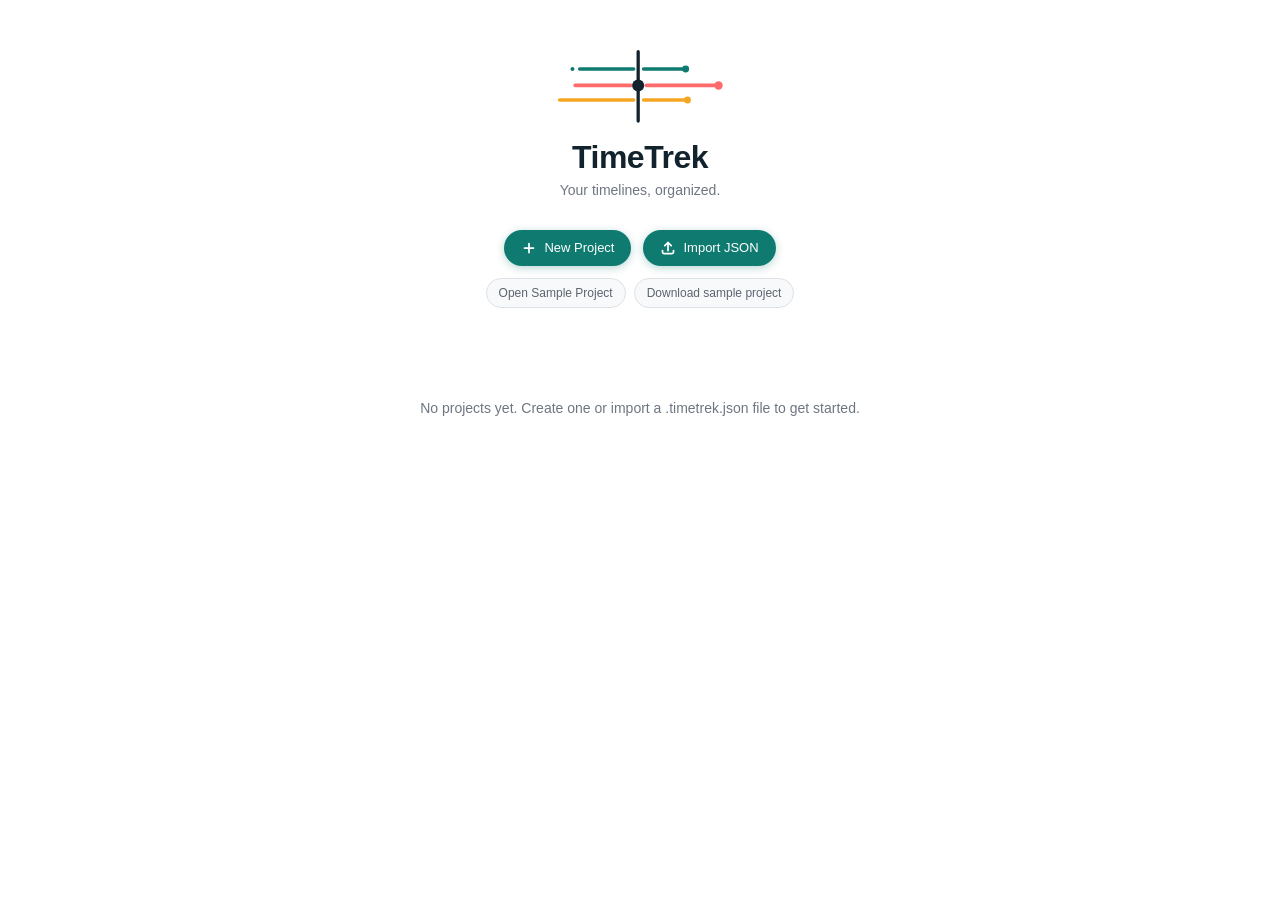
<file: index.html>
<!DOCTYPE html>
<html lang="en">
<head>
    <meta charset="UTF-8">
    <meta name="viewport" content="width=device-width, initial-scale=1.0">
    <title>TimeTrek - Projects</title>
    <link rel="icon" href="favicon.svg" type="image/svg+xml">
    <link rel="stylesheet" href="style.css?v=26">
</head>
<body class="projects-page">
    <div class="projects-container">
        <header class="projects-header">
            <!-- Decorative: the <h1> below carries the accessible name -->
            <svg class="logo-mark" viewBox="0 0 92 42" aria-hidden="true" focusable="false">
                <g fill="none" stroke-linecap="round" stroke-width="2">
                    <line x1="45" y1="2" x2="45" y2="40" stroke="var(--color-ink)" stroke-width="1.8"/>
                    <line x1="13" y1="11.5" x2="42.5" y2="11.5" stroke="var(--color-secondary)"/>
                    <line x1="48" y1="11.5" x2="70" y2="11.5" stroke="var(--color-secondary)"/>
                    <line x1="10.5" y1="20.5" x2="41" y2="20.5" stroke="var(--color-brand)"/>
                    <line x1="49.5" y1="20.5" x2="88" y2="20.5" stroke="var(--color-brand)"/>
                    <line x1="2" y1="28.5" x2="42.5" y2="28.5" stroke="var(--color-amber)"/>
                    <line x1="48" y1="28.5" x2="70.5" y2="28.5" stroke="var(--color-amber)"/>
                </g>
                <g stroke="none">
                    <circle cx="9" cy="11.5" r="1.1" fill="var(--color-secondary)"/>
                    <circle cx="71" cy="11.5" r="1.9" fill="var(--color-secondary)"/>
                    <circle cx="89" cy="20.5" r="2.3" fill="var(--color-brand)"/>
                    <circle cx="72" cy="28.5" r="1.9" fill="var(--color-amber)"/>
                    <circle cx="45" cy="20.5" r="3.3" fill="var(--color-ink)"/>
                </g>
            </svg>
            <h1 class="projects-title">TimeTrek</h1>
            <p class="projects-subtitle">Your timelines, organized.</p>
        </header>

        <div class="projects-actions">
            <button id="new-project-btn" class="btn btn--secondary">
                <svg class="btn-icon" viewBox="0 0 16 16" aria-hidden="true" focusable="false">
                    <path d="M8 3.5v9M3.5 8h9"/>
                </svg>
                New Project
            </button>
            <button id="import-project-btn" class="btn btn--secondary">
                <svg class="btn-icon" viewBox="0 0 16 16" aria-hidden="true" focusable="false">
                    <path d="M8 10.5V2.5"/>
                    <path d="M4.8 5.7 8 2.5l3.2 3.2"/>
                    <path d="M2.5 10.5V12a1.5 1.5 0 0 0 1.5 1.5h8a1.5 1.5 0 0 0 1.5-1.5v-1.5"/>
                </svg>
                Import JSON
            </button>
            <input type="file" id="json-import" accept=".json" style="display: none;">
        </div>

        <div class="projects-sample-actions">
            <button id="open-sample-btn" class="btn btn--quiet btn--sm">Open Sample Project</button>
            <button id="download-sample-btn" class="btn btn--quiet btn--sm">Download sample project</button>
        </div>

        <div id="project-grid" class="project-grid"></div>

        <div id="empty-state" class="projects-empty" style="display: none;">
            <p>No projects yet. Create one or import a .timetrek.json file to get started.</p>
        </div>
    </div>

    <!-- New Project Modal -->
    <div id="new-project-modal" class="edit-modal">
        <div class="edit-modal-content">
            <h3 class="edit-modal-title">New Project</h3>
            <label class="edit-label">Project Name
                <input type="text" id="new-project-name" class="edit-input" placeholder="My Timeline">
            </label>
            <label class="edit-label">Description (optional)
                <textarea id="new-project-desc" class="edit-input edit-textarea" rows="2" placeholder="A brief description..."></textarea>
            </label>
            <div class="edit-modal-buttons">
                <button id="new-project-cancel" class="edit-btn edit-btn-cancel">Cancel</button>
                <button id="new-project-create" class="edit-btn edit-btn-save">Create</button>
            </div>
        </div>
    </div>

    <script type="module" src="js/projects-main.js"></script>
</body>
</html>
</file>
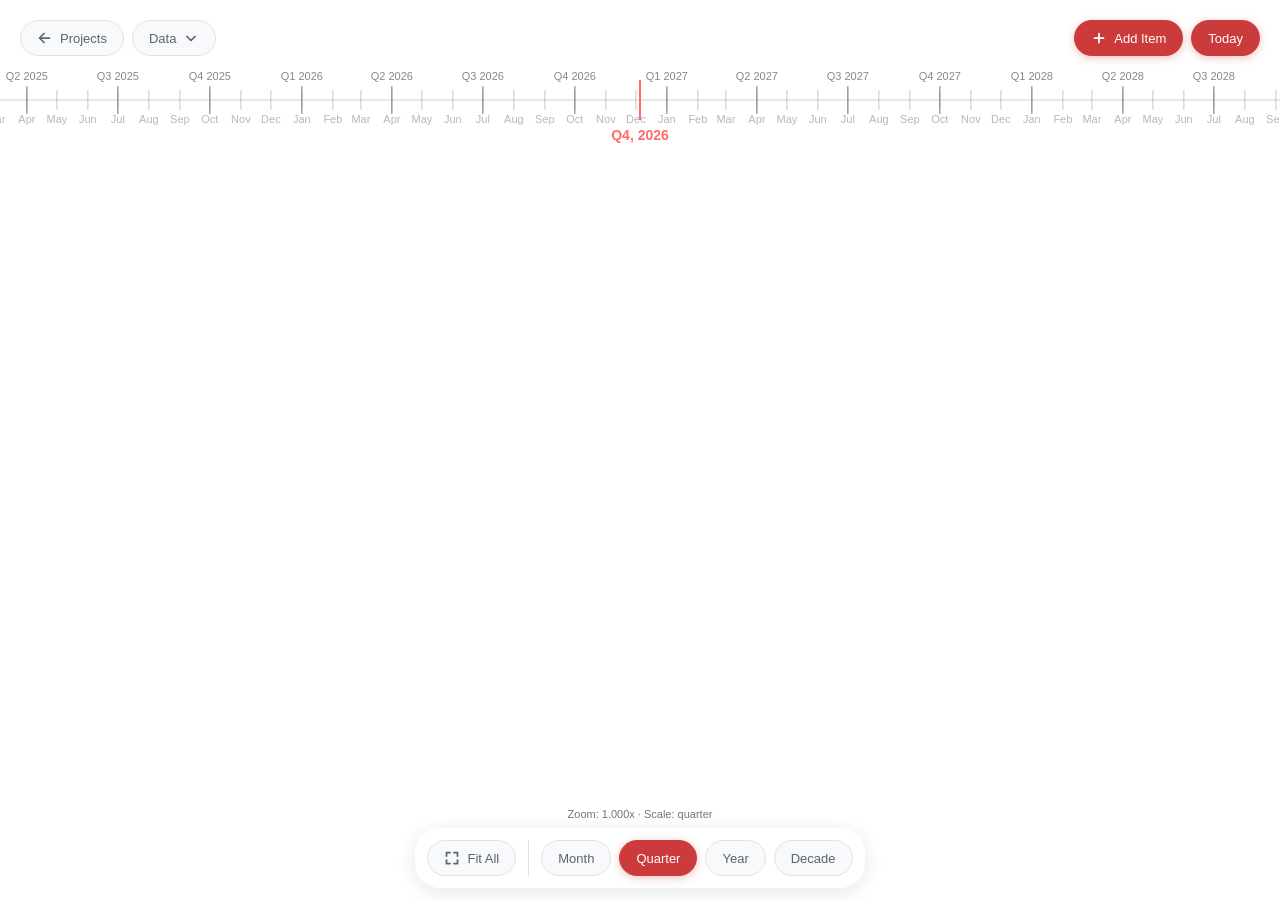
<file: timeline.html>
<!DOCTYPE html>
<html lang="en">
<head>
    <meta charset="UTF-8">
    <meta name="viewport" content="width=device-width, initial-scale=1.0">
    <title>TimeTrek - Interactive Timeline</title>
    <link rel="icon" href="favicon.svg" type="image/svg+xml">
    <link rel="stylesheet" href="style.css?v=26">
</head>
<body class="timeline-page">
    <div class="container">
        <canvas id="timeline-canvas"></canvas>
        <div id="timeline-items" class="tl-items"></div>

        <input type="file" id="csv-upload" accept=".csv" style="display: none;">
        <input type="file" id="json-upload" accept=".json" style="display: none;">

        <div class="top-controls top-controls--left">
            <a href="index.html" id="back-btn" class="btn btn--quiet">
                <svg class="btn-icon" viewBox="0 0 16 16" aria-hidden="true" focusable="false">
                    <path d="M12.5 8h-9"/>
                    <path d="M7 3.5 2.5 8 7 12.5"/>
                </svg>
                Projects
            </a>
            <div class="data-menu" id="data-menu">
                <button id="data-menu-btn" class="btn btn--quiet"
                        aria-haspopup="true" aria-expanded="false" aria-controls="data-menu-panel">
                    Data
                    <svg class="btn-icon" viewBox="0 0 16 16" aria-hidden="true" focusable="false">
                        <path d="M4 6.5 8 10.5l4-4"/>
                    </svg>
                </button>
                <div class="menu data-menu-panel" id="data-menu-panel" role="menu">
                    <button id="upload-btn" class="menu-item" role="menuitem">Import CSV</button>
                    <button id="import-json-btn" class="menu-item" role="menuitem">Import JSON</button>
                    <button id="export-btn" class="menu-item" role="menuitem">Export JSON</button>
                    <button id="sample-data-btn" class="menu-item" role="menuitem">Load Sample Data</button>
                    <hr class="menu-separator">
                    <button id="clear-data-btn" class="menu-item menu-item--danger" role="menuitem">Clear Data</button>
                </div>
            </div>
        </div>

        <div class="top-controls top-controls--right">
            <button id="add-item-btn" class="btn btn--primary">
                <svg class="btn-icon" viewBox="0 0 16 16" aria-hidden="true" focusable="false">
                    <path d="M8 3.5v9M3.5 8h9"/>
                </svg>
                Add Item
            </button>
            <button id="today-btn" class="btn btn--primary">Today</button>
        </div>

        <div class="menu item-menu" id="item-menu" role="menu" hidden>
            <button class="menu-item" role="menuitem" data-item-action="edit">Edit</button>
            <button class="menu-item" role="menuitem" data-item-action="fit">Zoom to fit</button>
            <button class="menu-item" role="menuitem" data-item-action="expand">Open all children</button>
        </div>

        <p class="timeline-readout" id="timeline-readout"></p>

        <div class="scale-controls">
            <button id="fit-btn" class="btn btn--quiet">
                <svg class="btn-icon" viewBox="0 0 16 16" aria-hidden="true" focusable="false">
                    <path d="M6 2.5H2.5V6"/>
                    <path d="M10 2.5h3.5V6"/>
                    <path d="M6 13.5H2.5V10"/>
                    <path d="M10 13.5h3.5V10"/>
                </svg>
                Fit All
            </button>
            <span class="scale-divider" aria-hidden="true"></span>
            <button class="btn btn--quiet" data-scale="hour">Hour</button>
            <button class="btn btn--quiet" data-scale="day">Day</button>
            <button class="btn btn--quiet" data-scale="week">Week</button>
            <button class="btn btn--quiet" data-scale="month">Month</button>
            <button class="btn btn--quiet" data-scale="quarter">Quarter</button>
            <button class="btn btn--quiet" data-scale="year">Year</button>
            <button class="btn btn--quiet" data-scale="decade">Decade</button>
            <button class="btn btn--quiet" data-scale="century">Century</button>
            <button class="btn btn--quiet" data-scale="millennium">Millennium</button>
            <button class="btn btn--quiet" data-scale="ten-thousand">10K Years</button>
            <button class="btn btn--quiet" data-scale="hundred-thousand">100K Years</button>
            <button class="btn btn--quiet" data-scale="million">Million Years</button>
            <button class="btn btn--quiet" data-scale="ten-million">10M Years</button>
            <button class="btn btn--quiet" data-scale="hundred-million">100M Years</button>
            <button class="btn btn--quiet" data-scale="billion">Billion Years</button>
        </div>
    </div>

    <!-- Edit / Add Modal -->
    <div id="edit-modal" class="edit-modal">
        <div class="edit-modal-content">
            <h3 class="edit-modal-title" id="edit-modal-title">Edit Item</h3>
            <label class="edit-label">Name
                <input type="text" id="edit-name" class="edit-input">
            </label>
            <div class="edit-label">Type
                <div class="segmented" id="edit-type" role="radiogroup" aria-label="Type">
                    <input class="segmented-input" type="radio" name="edit-item-type"
                           id="edit-type-duration" value="duration">
                    <label class="segmented-option" for="edit-type-duration">Duration</label>
                    <input class="segmented-input" type="radio" name="edit-item-type"
                           id="edit-type-event" value="event">
                    <label class="segmented-option" for="edit-type-event">Event</label>
                </div>
            </div>
            <label class="edit-label">Parent
                <select id="edit-parent" class="edit-input"></select>
            </label>
            <label class="edit-label">Precision
                <select id="edit-precision" class="edit-input">
                    <option value="year">Year</option>
                    <option value="month">Month</option>
                    <option value="day">Day</option>
                    <option value="datetime">Date &amp; time</option>
                </select>
            </label>
            <p class="edit-hint" id="edit-date-hint" hidden></p>
            <label class="edit-label">Start Date
                <input type="date" id="edit-start" class="edit-input">
            </label>
            <div id="edit-end-group">
                <label class="edit-label">End Date
                    <input type="date" id="edit-end" class="edit-input">
                </label>
            </div>
            <label class="edit-label">Notes
                <textarea id="edit-notes" class="edit-input edit-textarea" rows="2"></textarea>
            </label>

            <p class="edit-error" id="edit-error" role="alert" hidden></p>

            <div class="edit-modal-buttons" id="edit-main-buttons">
                <button id="edit-delete-btn" class="edit-btn edit-btn-danger-text">Delete</button>
                <span class="edit-buttons-spacer"></span>
                <button id="edit-cancel-btn" class="edit-btn edit-btn-cancel">Cancel</button>
                <button id="edit-save-btn" class="edit-btn edit-btn-save">Save</button>
            </div>

            <div class="edit-delete-confirm" id="edit-delete-confirm" hidden>
                <p class="edit-delete-warning" id="edit-delete-warning"></p>
                <label class="edit-check" id="edit-delete-children-row" hidden>
                    <input type="checkbox" id="edit-delete-children">
                    <span id="edit-delete-children-text"></span>
                </label>
                <div class="edit-modal-buttons">
                    <button id="edit-delete-cancel" class="edit-btn edit-btn-cancel">Cancel</button>
                    <button id="edit-delete-confirm-btn" class="edit-btn edit-btn-danger">Delete</button>
                </div>
            </div>
        </div>
    </div>

    <script type="module" src="js/main.js"></script>
</body>
</html>
</file>
<file: style.css>
:root {
    /* Brand — display type, logo and timeline accents */
    --color-brand: #FF6B6B;
    --color-ink: #12232E;             /* logo wordmark + "today" line */
    --color-amber: #F5A623;           /* logo third track */

    /* Button fills — darker than the brand so white labels clear WCAG AA */
    --color-primary: #CC3B3B;         /* 4.93:1 with white */
    --color-primary-hover: #B93030;
    --color-secondary: #0F7A70;       /* 5.20:1 with white */
    --color-secondary-hover: #0C635B;

    /* Text — all AA on white */
    --color-text: #333;
    --color-text-muted: #5C6470;      /* 5.98:1 */
    --color-text-subtle: #6E7681;     /* 4.59:1 */
    --color-text-on-fill: #fff;

    /* Surfaces */
    --color-surface: #fff;
    --color-surface-sunken: #f8f9fa;
    --color-surface-muted: #f1f3f5;
    --color-surface-hover: #e9ecef;
    --color-border: #dee2e6;
    --color-border-subtle: #eee;

    /* Danger */
    --color-danger: #C0392B;          /* 5.44:1 */
    --color-danger-surface: #ffe0e0;

    /* Focus */
    --color-focus: #CC3B3B;

    /* Timeline item colours, cycled by nesting depth. These previously lived as two
       hardcoded arrays inside TimelineRenderer.js, where CSS couldn't reach them.
       Bars carry them as an outline over a shared fill; event dots use them solid. */
    --level-fill: #F1F3F5;
    --level-0: #FF6B6B;
    --level-1: #4ECDC4;
    --level-2: #45B7D1;
    --level-3: #96CEB4;
    --level-4: #FFEAA7;
    --level-5: #DDA0DD;

    --event-0: #D63031;
    --event-1: #00B894;
    --event-2: #0984E3;
    --event-3: #6C5CE7;
    --event-4: #FDCB6E;
    --event-5: #E84393;

    --font-sans: -apple-system, BlinkMacSystemFont, 'Segoe UI', Roboto, Oxygen, Ubuntu, Cantarell, sans-serif;
}

* {
    margin: 0;
    padding: 0;
    box-sizing: border-box;
}

body {
    background-color: var(--color-surface);
    font-family: var(--font-sans);
}

body.timeline-page {
    overflow: hidden;
}

body.projects-page {
    overflow: auto;
}

:focus-visible {
    outline: 2px solid var(--color-focus);
    outline-offset: 2px;
}

.container {
    width: 100vw;
    height: 100vh;
    display: flex;
    justify-content: center;
    align-items: center;
    position: relative;
}

#timeline-canvas {
    cursor: grab;
}

#timeline-canvas:active {
    cursor: grabbing;
}

/* ── Button ────────────────────────────────────────────────────────────────
   Every button in the app is this component. Metrics live here, once —
   previously each button set its own padding, radius, font size and icon
   size, which is how four different button shapes ended up side by side. */

.btn {
    display: inline-flex;
    align-items: center;
    justify-content: center;
    gap: 7px;
    height: 36px;
    padding: 0 16px;
    border: 1px solid transparent;   /* filled variants keep the same box as outlined */
    border-radius: 18px;             /* half the height: a pill */
    background: none;
    font-family: var(--font-sans);
    font-size: 13px;
    font-weight: 500;
    line-height: 1;
    white-space: nowrap;
    text-decoration: none;           /* the back button is an <a> */
    cursor: pointer;
    transition: background-color 0.2s ease, color 0.2s ease,
                box-shadow 0.2s ease, transform 0.2s ease;
}

.btn-icon {
    width: 16px;
    height: 16px;
    flex: none;
    fill: none;
    stroke: currentColor;
    stroke-width: 1.75;
    stroke-linecap: round;
    stroke-linejoin: round;
}

.btn--sm {
    height: 30px;
    padding: 0 12px;
    border-radius: 15px;
    font-size: 12px;
}

.btn--sm .btn-icon {
    width: 14px;
    height: 14px;
}

.btn--primary {
    background-color: var(--color-primary);
    color: var(--color-text-on-fill);
    box-shadow: 0 2px 8px rgba(204, 59, 59, 0.3);
}

.btn--primary:hover {
    background-color: var(--color-primary-hover);
    transform: translateY(-1px);
    box-shadow: 0 4px 12px rgba(204, 59, 59, 0.4);
}

.btn--secondary {
    background-color: var(--color-secondary);
    color: var(--color-text-on-fill);
    box-shadow: 0 2px 8px rgba(15, 122, 112, 0.3);
}

.btn--secondary:hover {
    background-color: var(--color-secondary-hover);
    transform: translateY(-1px);
    box-shadow: 0 4px 12px rgba(15, 122, 112, 0.4);
}

.btn--quiet {
    background-color: var(--color-surface-sunken);
    border-color: var(--color-border);
    color: var(--color-text-muted);
}

.btn--quiet:hover {
    background-color: var(--color-surface-hover);
    color: var(--color-text);
    transform: translateY(-1px);
    box-shadow: 0 2px 8px rgba(0, 0, 0, 0.1);
}

/* The selected scale — quiet buttons form a selector where one is always on */
.btn--quiet.active {
    background-color: var(--color-primary);
    border-color: var(--color-primary);
    color: var(--color-text-on-fill);
    box-shadow: 0 2px 8px rgba(204, 59, 59, 0.3);
}

.btn:active {
    transform: translateY(0);
}

/* An author display value beats the [hidden] attribute's UA display:none, so the
   scale bar's hidden buttons would otherwise all stay on screen. */
.btn[hidden] {
    display: none;
}

/* ── Timeline items (DOM layer over the canvas) ────────────────────────────── */

/* The layer itself is transparent to the pointer, so gaps between items fall
   through to the canvas and dragging empty space still pans. Items opt back in. */
.tl-items {
    position: fixed;
    inset: 0;
    overflow: hidden;
    pointer-events: none;
    z-index: 1;
}

.tl-bar {
    position: absolute;
    top: 0;
    left: 0;
    overflow: hidden;       /* long names clip at the bar's edge */
    background-color: var(--level-fill);
    border: 1px solid var(--level-0);
    pointer-events: auto;
    cursor: pointer;
    will-change: transform, width;
}

.tl-bar[data-level="1"] { border-color: var(--level-1); }
.tl-bar[data-level="2"] { border-color: var(--level-2); }
.tl-bar[data-level="3"] { border-color: var(--level-3); }
.tl-bar[data-level="4"] { border-color: var(--level-4); }
.tl-bar[data-level="5"] { border-color: var(--level-5); }

/* A real <button>, so it needs the UA styles stripped */
.tl-chevron {
    position: absolute;
    top: 50%;
    width: 14px;
    height: 14px;
    margin-top: -7px;
    padding: 3px;
    background: none;
    border: none;
    color: var(--color-text);
    cursor: pointer;
    pointer-events: auto;
    transition: transform 0.15s ease;
}

.tl-chevron[data-state="none"] { display: none; }
.tl-chevron[data-state="expanded"] { transform: rotate(90deg); }

.tl-chevron svg { display: block; width: 8px; height: 8px; }

.tl-name {
    position: absolute;
    top: 50%;
    transform: translateY(-50%);
    font-size: 12px;
    color: var(--color-text);
    white-space: nowrap;
    pointer-events: none;
}

.tl-event {
    position: absolute;
    top: 0;
    left: 0;
    width: 8px;
    height: 8px;
    margin: -4px 0 0 -4px;   /* layout.x/y is the dot's centre */
    border-radius: 50%;
    background-color: var(--event-0);
    pointer-events: auto;
    cursor: pointer;
    will-change: transform;
}

/* Ties the dot up to its parent's underside — a dot alone doesn't say whose it is.
   Height comes from --tl-tie, set per frame; 0 when there's no parent to reach. */
.tl-event::before {
    content: '';
    position: absolute;
    bottom: 100%;            /* the dot's top edge */
    left: 50%;
    width: 1px;
    height: var(--tl-tie, 0);
    margin-left: -0.5px;
    background-color: var(--color-border);
}

.tl-event[data-level="1"] { background-color: var(--event-1); }
.tl-event[data-level="2"] { background-color: var(--event-2); }
.tl-event[data-level="3"] { background-color: var(--event-3); }
.tl-event[data-level="4"] { background-color: var(--event-4); }
.tl-event[data-level="5"] { background-color: var(--event-5); }

.tl-event-name {
    position: absolute;
    top: 50%;
    left: 12px;
    transform: translateY(-50%);
    padding: 0 2px;
    background-color: rgba(255, 255, 255, 0.9);
    font-size: 10px;
    line-height: 12px;
    color: var(--color-text);
    white-space: nowrap;
}

/* One pencil per item was a lot of permanent chrome, so it only shows on hover.
   Opacity rather than display:none, so it stays in the tab order — and it reappears
   on focus, or keyboard users could never reach an invisible control. */
.tl-pencil {
    position: absolute;
    top: 50%;
    width: 14px;
    height: 14px;
    margin-top: -7px;
    padding: 0;
    background: none;
    border: none;
    color: var(--color-text-subtle);
    opacity: 0;
    transition: opacity 0.12s ease;
    pointer-events: auto;
    cursor: pointer;
}

.tl-bar:hover .tl-pencil,
.tl-event:hover .tl-pencil,
.tl-pencil:focus-visible,
.tl-pencil[aria-expanded="true"] {
    opacity: 1;
}

/* Too narrow to hold both controls: the chevron wins, since expanding an item
   matters more than editing it and the pencil would sit right on top.
   pointer-events goes at all times, not just on hover — an opacity:0 element still
   swallows clicks, so the invisible pencil was eating the chevron's. */
.tl-pencil[data-cramped] {
    pointer-events: none;
}

.tl-bar:hover .tl-pencil[data-cramped] {
    opacity: 0;
}

.tl-pencil[data-cramped][aria-expanded="true"] {
    opacity: 1;
    pointer-events: auto;
}

/* Still reachable by keyboard, so a short bar is fiddly rather than uneditable */
.tl-bar .tl-pencil[data-cramped]:focus-visible {
    opacity: 1;
    pointer-events: auto;
}

.tl-pencil:hover { color: var(--color-text); }

/* A dot has no inside, so its pencil hangs off the left as before */
.tl-event .tl-pencil { left: -24px; }

.tl-pencil svg { display: block; width: 14px; height: 14px; }

/* Fixed, not absolute — .container is a flex parent that can exceed the viewport,
   and would otherwise lay these out as flex children in the middle of the screen. */
.top-controls {
    position: fixed;
    top: 20px;
    display: flex;
    align-items: flex-start;
    gap: 8px;
    z-index: 100;
}

.top-controls--left { left: 20px; }
.top-controls--right { right: 20px; }

/* One menu, moved to whichever item was clicked — 39 items would otherwise mean 39
   panels sitting in the DOM. Fixed rather than absolute: it has no relative parent. */
.item-menu {
    position: fixed;
    z-index: 200;
}

.item-menu[hidden] {
    display: none;
}

/* Sits above the scale bar without being inside it, so the bar's own layout is
   untouched. Its bottom offset tracks the bar's real height — see ItemsLayer's
   sibling in main.js — because the bar wraps to two rows on a narrow screen and a
   hardcoded offset would collide with it. */
.timeline-readout {
    position: fixed;
    left: 50%;
    transform: translateX(-50%);
    bottom: 80px;                 /* replaced at runtime once the bar is measured */
    margin: 0;
    font-size: 11px;
    color: var(--color-text-subtle);
    white-space: nowrap;
    pointer-events: none;
    z-index: 99;
}

/* Stays position:fixed with left/right 12px — .container is a flex parent that can
   exceed the viewport, so an absolutely positioned bar overflows it. Those two edges
   bound the box; width:fit-content then hugs the content inside them and margin auto
   centres it. (Centring via left:50% instead would cap the bar at 50vw, because
   that's all the width a shrink-to-fit box would have left to grow into.) */
.scale-controls {
    position: fixed;
    bottom: 12px;
    left: 12px;
    right: 12px;
    width: fit-content;
    margin: 0 auto;
    display: flex;
    flex-wrap: wrap;
    justify-content: center;
    gap: 8px;
    background-color: rgba(255, 255, 255, 0.9);
    backdrop-filter: blur(10px);
    padding: 12px;
    border-radius: 25px;
    box-shadow: 0 4px 20px rgba(0, 0, 0, 0.1);
    z-index: 100;
}

/* Fit All is a one-shot action; the rest of the bar is a scale selector where one
   button is always active. The rule keeps that distinction visible. */
.scale-divider {
    width: 1px;
    align-self: stretch;
    margin: 0 4px;
    background-color: var(--color-border);
}

/* ── Data Menu (timeline page) ─────────────────────────────────────────────── */

.data-menu {
    position: relative;
}

.menu {
    min-width: 190px;
    background: var(--color-surface);
    border: 1px solid var(--color-border-subtle);
    border-radius: 12px;
    box-shadow: 0 8px 28px rgba(0, 0, 0, 0.14);
    padding: 6px;
}

/* Anchored under its trigger, shown when the trigger opens */
.data-menu-panel {
    display: none;
    position: absolute;
    top: calc(100% + 8px);
    left: 0;                 /* the trigger sits on the left now, so open rightward */
}

.data-menu.open .data-menu-panel {
    display: block;
}

.menu-item {
    display: block;
    width: 100%;
    text-align: left;
    background: none;
    border: none;
    padding: 10px 12px;
    border-radius: 8px;
    font-family: var(--font-sans);
    font-size: 13px;
    font-weight: 500;
    color: var(--color-text);
    cursor: pointer;
    transition: background-color 0.15s ease;
}

/* the display above would otherwise beat [hidden] */
.menu-item[hidden] {
    display: none;
}

.menu-item:hover {
    background-color: var(--color-surface-muted);
}

.menu-separator {
    border: none;
    border-top: 1px solid var(--color-border-subtle);
    margin: 6px 4px;
}

.menu-item--danger {
    color: var(--color-danger);
}

.menu-item--danger:hover {
    background-color: var(--color-danger-surface);
}

/* Edit Modal */
.edit-modal {
    display: none;
    position: fixed;
    top: 0;
    left: 0;
    width: 100vw;
    height: 100vh;
    background-color: rgba(0, 0, 0, 0.35);
    z-index: 1000;
    justify-content: center;
    align-items: center;
}

.edit-modal.visible {
    display: flex;
}

.edit-modal-content {
    background: var(--color-surface);
    border-radius: 14px;
    padding: 24px;
    width: 340px;
    max-width: 90vw;
    box-shadow: 0 12px 40px rgba(0, 0, 0, 0.2);
}

.edit-modal-title {
    font-size: 16px;
    font-weight: 600;
    margin-bottom: 16px;
    color: var(--color-text);
}

.edit-label {
    display: block;
    font-size: 12px;
    font-weight: 500;
    color: var(--color-text-muted);
    margin-bottom: 12px;
}

.edit-input {
    display: block;
    width: 100%;
    margin-top: 4px;
    padding: 8px 10px;
    border: 1px solid var(--color-border);
    border-radius: 8px;
    font-family: inherit;
    font-size: 13px;
    color: var(--color-text);
    transition: border-color 0.2s;
}

.edit-input:focus-visible {
    border-color: var(--color-primary);
}

/* ── Segmented control ─────────────────────────────────────────────────────
   Real radios under the paint: native arrow-key navigation, native form
   semantics, and a screen reader announces "Type, Duration, radio, 1 of 2".
   Buttons with a class would have looked identical and carried none of it. */

.segmented {
    display: flex;
    gap: 4px;
    margin-top: 4px;
    padding: 3px;
    background-color: var(--color-surface-sunken);
    border: 1px solid var(--color-border);
    border-radius: 10px;
}

/* Hidden, not removed: display:none or visibility:hidden would drop it from the
   tab order and the accessibility tree along with the appearance. */
.segmented-input {
    position: absolute;
    width: 1px;
    height: 1px;
    opacity: 0;
    pointer-events: none;
}

.segmented-option {
    flex: 1;
    padding: 6px 12px;
    border-radius: 7px;
    font-size: 13px;
    font-weight: 500;
    color: var(--color-text-muted);
    text-align: center;
    cursor: pointer;
    user-select: none;
    transition: background-color 0.15s ease, color 0.15s ease;
}

.segmented-option:hover {
    color: var(--color-text);
}

.segmented-input:checked + .segmented-option {
    background-color: var(--color-surface);
    color: var(--color-text);
    box-shadow: 0 1px 3px rgba(0, 0, 0, 0.12);
}

/* The input itself is 1px, so its focus ring would be invisible — show it here */
.segmented-input:focus-visible + .segmented-option {
    outline: 2px solid var(--color-focus);
    outline-offset: 1px;
}

.edit-textarea {
    resize: vertical;
    min-height: 40px;
}

.edit-modal-buttons {
    display: flex;
    align-items: center;
    gap: 8px;
    justify-content: flex-end;
    margin-top: 18px;
}

.edit-buttons-spacer {
    flex: 1;
}

.edit-hint {
    margin: -6px 0 12px;
    font-size: 11px;
    color: var(--color-text-subtle);
    line-height: 1.4;
}

.edit-error {
    margin-top: 12px;
    padding: 8px 10px;
    border-radius: 8px;
    background-color: var(--color-danger-surface);
    color: var(--color-danger);
    font-size: 12px;
    font-weight: 500;
}

.edit-delete-confirm {
    margin-top: 18px;
    padding-top: 16px;
    border-top: 1px solid var(--color-border-subtle);
}

.edit-delete-warning {
    font-size: 13px;
    font-weight: 600;
    color: var(--color-text);
}

.edit-check {
    display: flex;
    align-items: flex-start;
    gap: 8px;
    margin-top: 10px;
    font-size: 12px;
    color: var(--color-text-muted);
    line-height: 1.4;
    cursor: pointer;
}

.edit-check input {
    margin-top: 1px;
    accent-color: var(--color-danger);
    flex-shrink: 0;
}

.edit-btn-danger {
    background-color: var(--color-danger);
    color: var(--color-text-on-fill);
}

.edit-btn-danger:hover {
    background-color: #A93226;
}

.edit-btn-danger-text {
    background: none;
    color: var(--color-danger);
}

.edit-btn-danger-text:hover {
    background-color: var(--color-danger-surface);
}

.edit-btn {
    padding: 8px 18px;
    border: none;
    border-radius: 8px;
    font-family: inherit;
    font-size: 13px;
    font-weight: 500;
    cursor: pointer;
    transition: all 0.2s ease;
}

.edit-btn-cancel {
    background-color: var(--color-surface-muted);
    color: var(--color-text-muted);
}

.edit-btn-cancel:hover {
    background-color: var(--color-surface-hover);
}

.edit-btn-save {
    background-color: var(--color-primary);
    color: var(--color-text-on-fill);
}

.edit-btn-save:hover {
    background-color: var(--color-primary-hover);
}

/* ── Projects Page ──────────────────────────────────────────────────────────── */

.projects-container {
    max-width: 1000px;
    margin: 0 auto;
    padding: 48px 24px;
}

.projects-header {
    text-align: center;
    margin-bottom: 32px;
}

.logo-mark {
    display: block;
    width: 168px;
    max-width: 60%;
    height: auto;
    margin: 0 auto 14px;
}

.projects-title {
    font-size: 32px;
    font-weight: 700;
    color: var(--color-ink);
    letter-spacing: -0.5px;
}

.projects-subtitle {
    font-size: 14px;
    color: var(--color-text-subtle);
    margin-top: 6px;
}

.projects-actions {
    display: flex;
    justify-content: center;
    gap: 12px;
    margin-bottom: 12px;
}

.projects-sample-actions {
    display: flex;
    justify-content: center;
    flex-wrap: wrap;
    gap: 8px;
    margin-bottom: 32px;
}

.project-grid {
    display: grid;
    grid-template-columns: repeat(auto-fill, minmax(280px, 1fr));
    gap: 16px;
}

.project-card {
    display: flex;
    flex-direction: column;
    background: var(--color-surface);
    border: 1px solid var(--color-border-subtle);
    border-radius: 14px;
    padding: 20px;
    cursor: pointer;
    transition: all 0.2s ease;
}

.project-card:hover {
    transform: translateY(-2px);
    box-shadow: 0 8px 24px rgba(0, 0, 0, 0.08);
    border-color: #ddd;
}

.project-card-title {
    font-size: 16px;
    font-weight: 600;
    color: var(--color-text);
    margin-bottom: 4px;
}

.project-card-desc {
    font-size: 13px;
    color: var(--color-text-muted);
    margin-top: 4px;
    line-height: 1.4;
}

/* margin-top:auto bottom-anchors the meta+actions block so it lines up
   across cards whose descriptions run to different heights */
.project-card-meta {
    display: flex;
    gap: 16px;
    font-size: 11px;
    color: var(--color-text-subtle);
    margin-top: auto;
    padding-top: 14px;
}

.project-card-actions {
    display: flex;
    gap: 8px;
    margin-top: 14px;
}

.project-card-btn {
    background-color: var(--color-surface-muted);
    color: var(--color-text-muted);
    border: none;
    padding: 5px 12px;
    border-radius: 6px;
    font-family: inherit;
    font-size: 11px;
    font-weight: 500;
    cursor: pointer;
    transition: all 0.15s ease;
}

.project-card-btn:hover {
    background-color: var(--color-surface-hover);
    color: var(--color-text);
}

.project-card-delete:hover {
    background-color: var(--color-danger-surface);
    color: var(--color-danger);
}

.projects-empty {
    text-align: center;
    color: var(--color-text-subtle);
    font-size: 14px;
    padding: 60px 20px;
}
</file>
